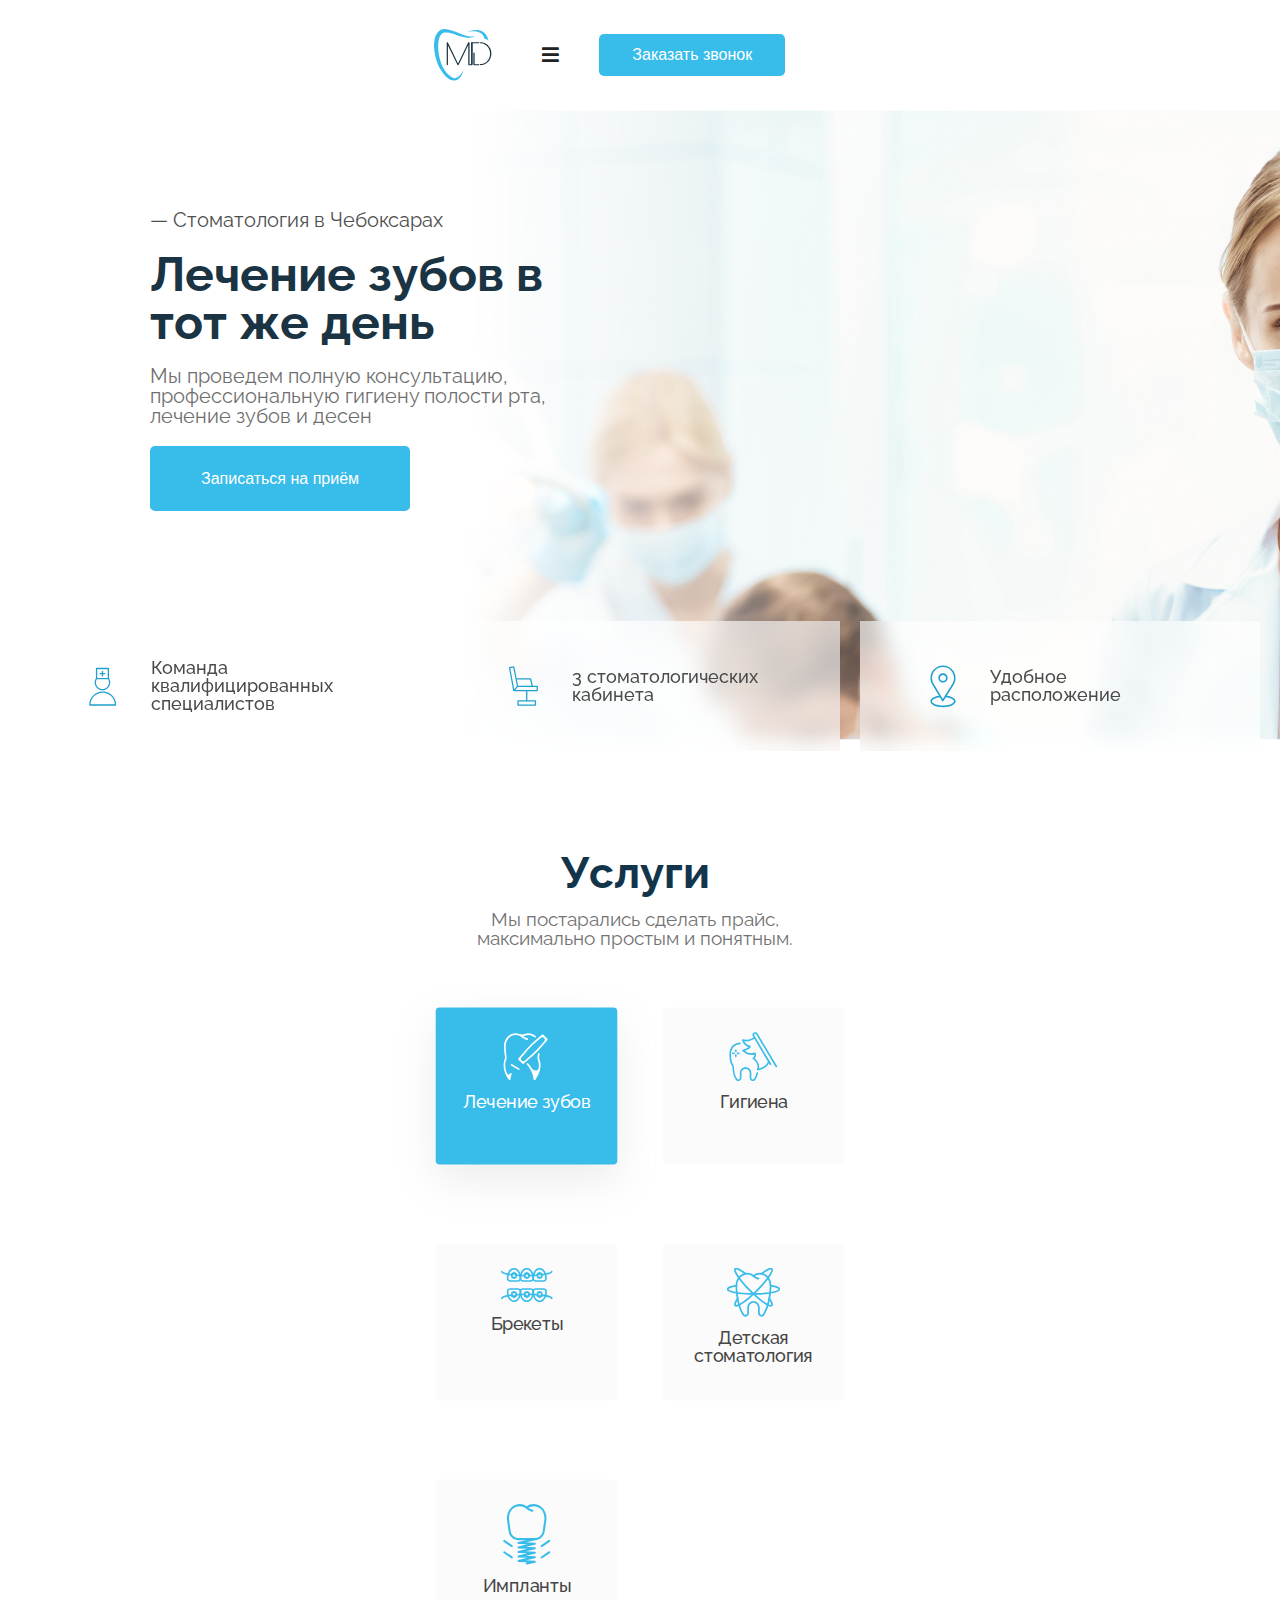
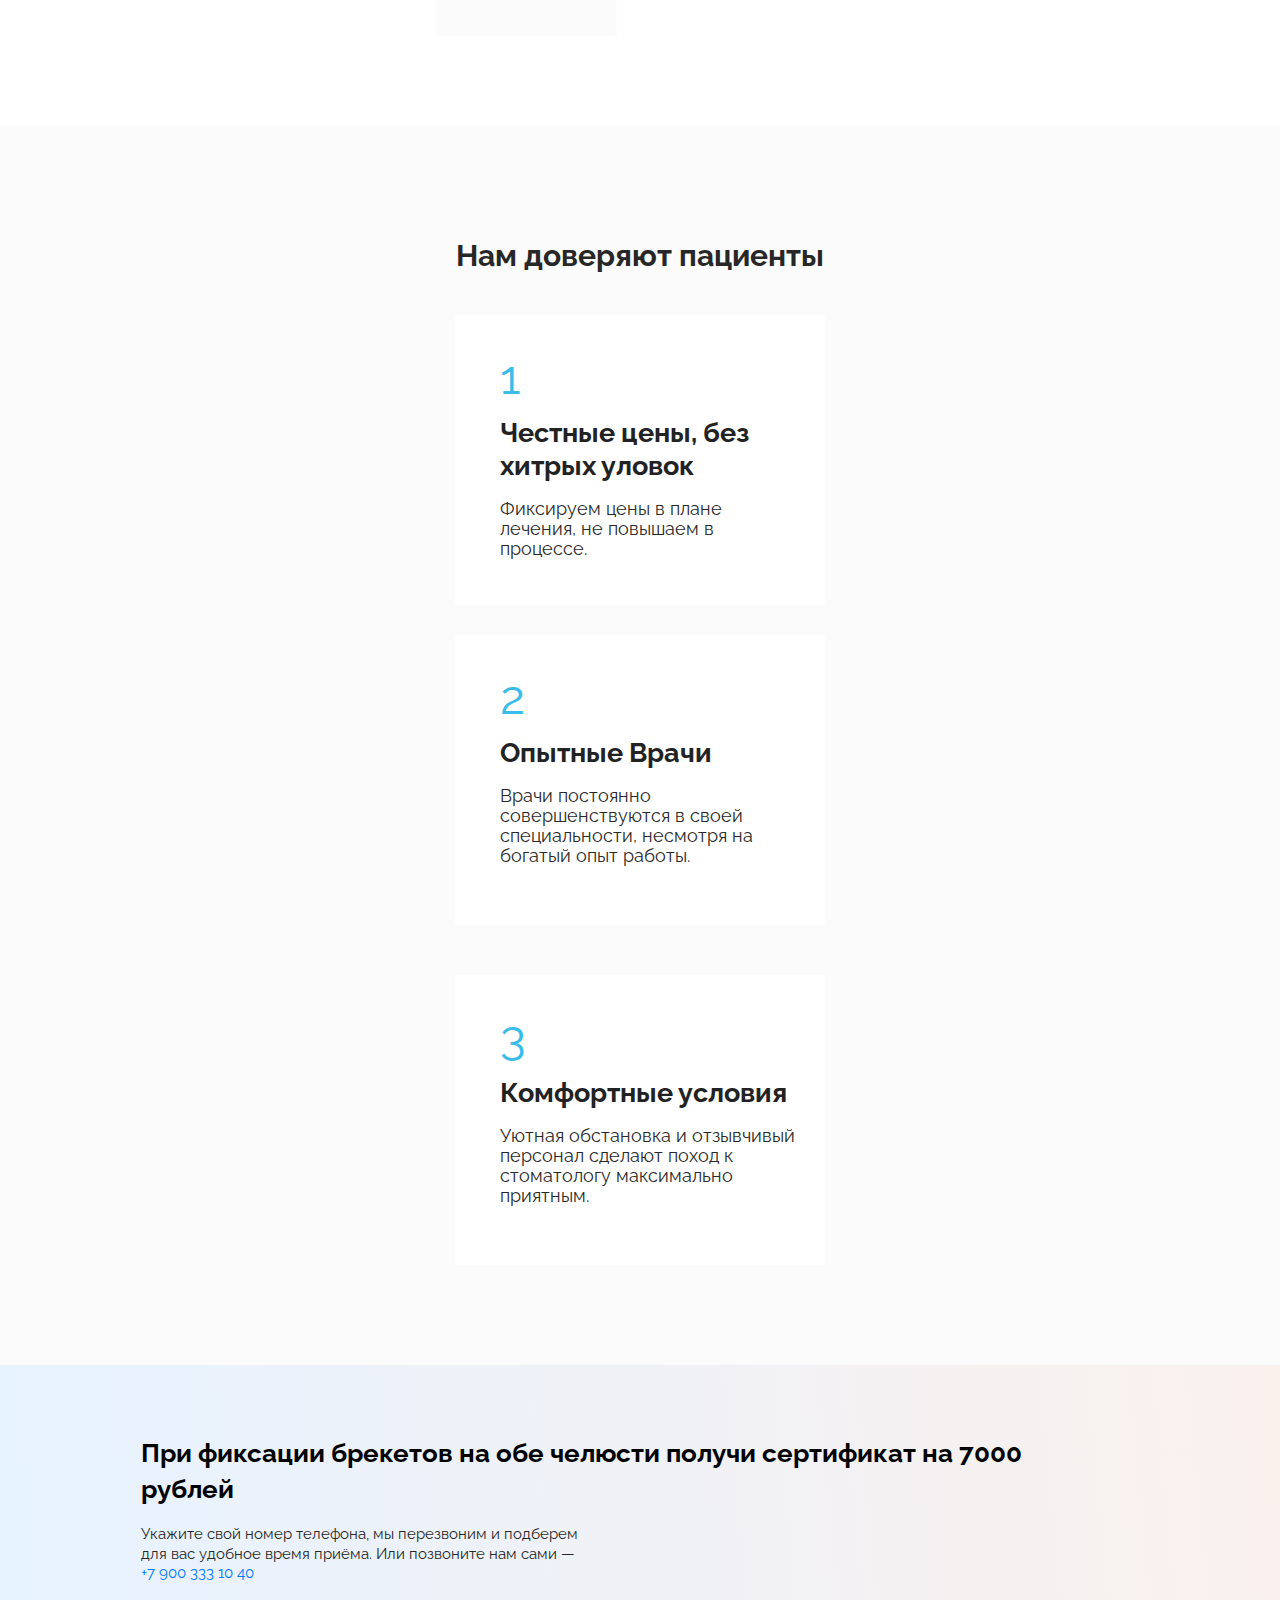
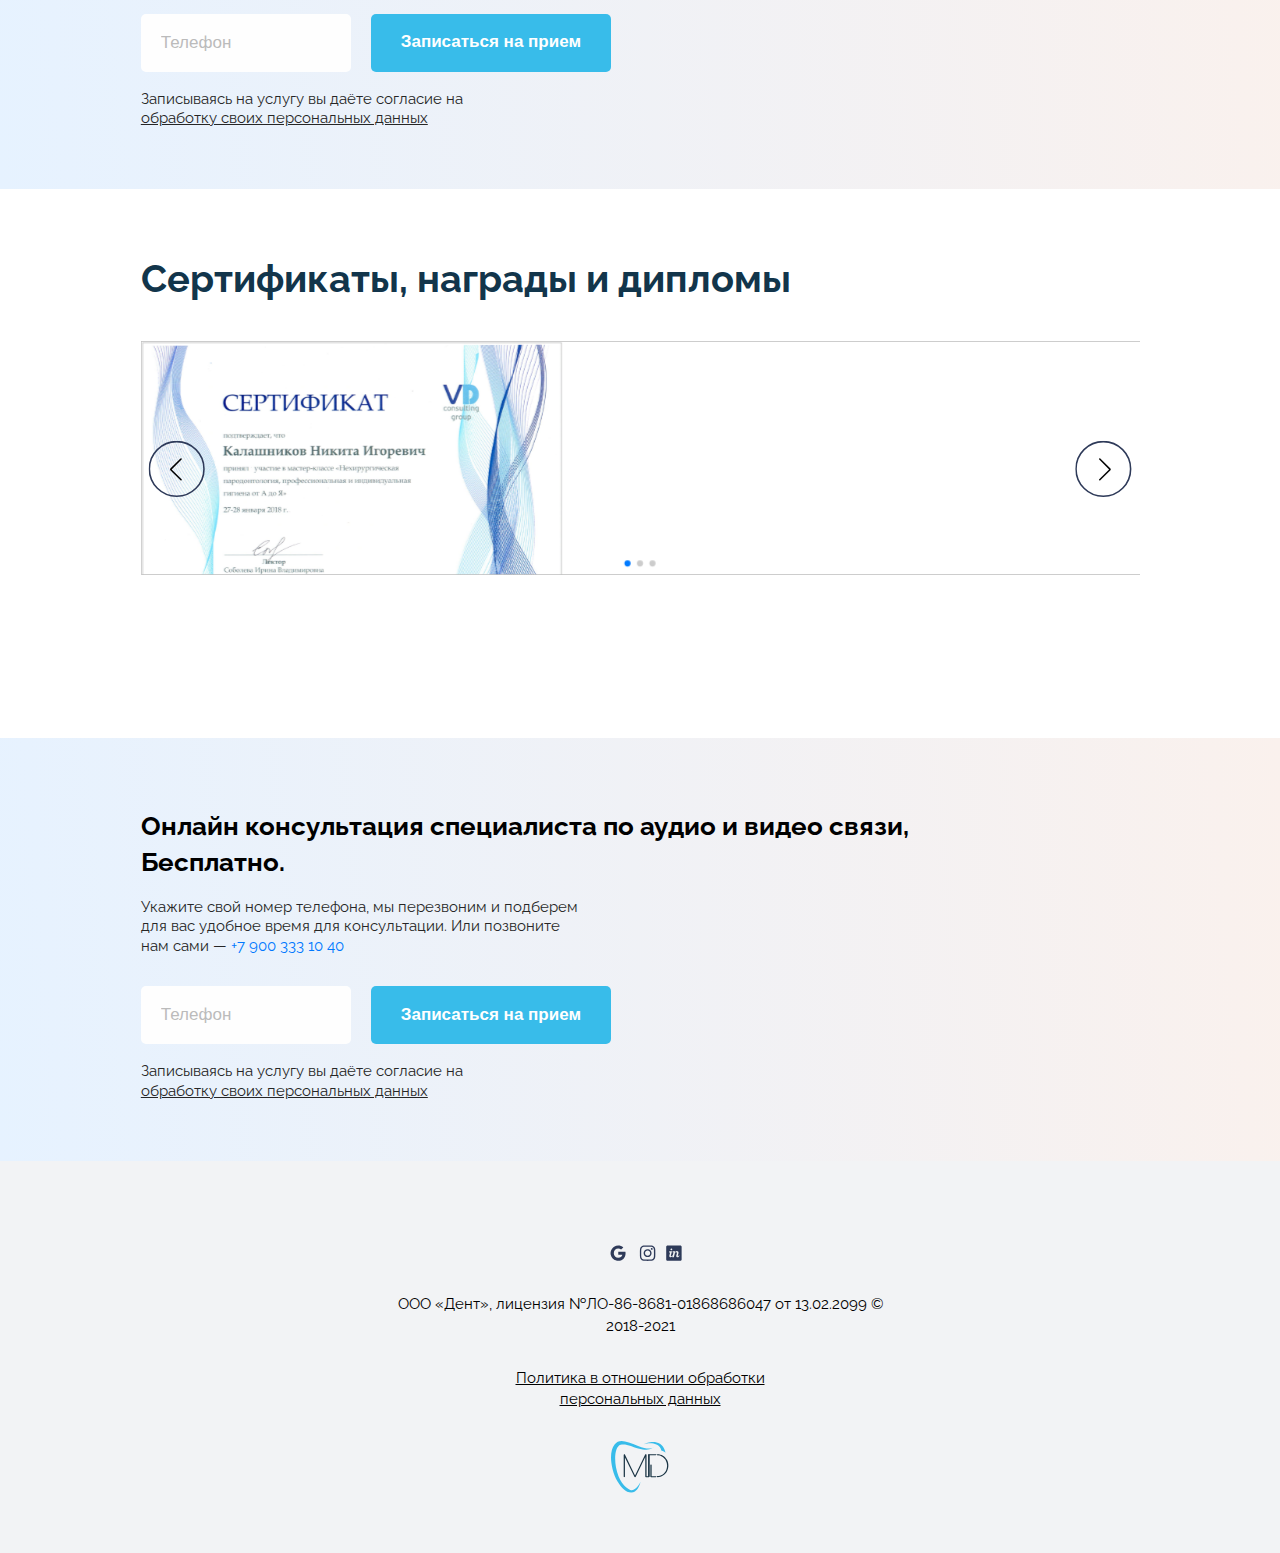
<file: index.html>
<!DOCTYPE html>
<html lang="ru">
<head>
    <meta charset="UTF-8">
    <meta http-equiv="X-UA-Compatible" content="IE=edge">
    <meta name="viewport" content="width=device-width, initial-scale=1.0">
    <title>Site Lesson</title>
    <link rel="stylesheet" href="https://use.fontawesome.com/releases/v5.8.1/css/all.css">
    <link rel="stylesheet" href="./static/css/reset.css">
    <link rel="stylesheet" href="./static/css/style.css">
    <link rel="preconnect" href="https://fonts.googleapis.com"> 
    <link rel="preconnect" href="https://fonts.gstatic.com" crossorigin> 
    <!-- Link Swiper's CSS -->
    <link
      rel="stylesheet"
      href="https://cdn.jsdelivr.net/npm/swiper/swiper-bundle.min.css"
    />
    <link href="https://fonts.googleapis.com/css2?family=Raleway:wght@100;200;300;400;500;600;700&display=swap" rel="stylesheet">
</head>
<body>
    
    <header class="header">
        <div class="header__inner">
            <div class="header__logo">
                <img src="./img/logo.svg" alt="">
            </div>
            <div class="header-nav">
                <nav class="nav">
                    <ul>
                        <li class="navlink"><a class="header-link-active" href="">О нас</a></li>
                        <li class="navlink"><a class="header-link" href="">Услуги</a></li>
                        <li class="navlink"><a class="header-link" href="">Специалисты</a></li>
                        <li class="navlink"><a class="header-link" href="">Пациентам</a></li>
                        <li class="navlink"><a class="header-link" href="">Контакты</a></li>
                    </ul>
                    <div class="header-address">
                        <div class="header-address-icon">
                            <img src="./img/address.svg" alt="">
                        </div>
                        <div class="header-address-text">
                            <p>Чебоксары, Энтузиастов 1А</p>
                        </div>
                    </div>
                    <div class="header-calendar">
                        <div class="header-calendar-icon">
                            <img src="./img/calendar.svg" alt="">
                        </div>
                        <div class="header-calendar-text">
                            <p>с 09:00 - 20:00 <span>пн-сб</span></p>
                        </div>
                    </div>
                    <div class="header-telephone">
                        <div class="header-telephone-icon">
                            <img src="./img/telephone.svg" alt="">
                        </div>
                        <div class="header-telephone-text">
                            <p>+7900 333 10 40</p>
                        </div>
                    </div>
                    <div class="header__card_soc">
                        <div class="header-soc-card">
                            <img src="./img/google.svg" alt="">
                        </div>
                        <div class="header-soc-card">
                            <img src="./img/instagram.svg" alt="">
                        </div>
                        <div class="header-soc-card">
                            <img src="./img/in.svg" alt="">
                        </div>
                    </div>
                </nav>
                <div class="burger">
                    <i class="fas fa-bars"></i>
                </div>
            </div>
            <div class="header-button">
                <div class="header-button-col">
                    <button>Заказать звонок</button>
                </div>
            </div>
        </div>
    </header>

    <section class="main">
        <div class="main-text">
            <div class="main-text-block">
                <div class="main-text-top-text">
                    <p>— Стоматология в Чебоксарах</p>
                </div>
                <div class="main-text-h2">
                    <h2>Лечение зубов в тот же день</h2>
                </div>
                <div class="main-text-descr">
                    <p>
                        Мы проведем полную консультацию, 
                        профессиональную гигиену полости рта, 
                        лечение зубов и десен
                    </p>
                </div>
                <div class="main-button-col">
                    <button>Записаться на приём</button>
                </div>
            </div>
        </div>
        <div class="main-block-card">
            <div class="main-cards">
                <div class="main-card">
                    <div class="main-icon-card">
                        <img src="./img/doctor.svg" alt="">
                    </div>
                    <div class="main-descr-card">
                        <p>Команда квалифицированных специалистов</p>
                    </div>
                </div>
                <div class="main-card">
                    <div class="main-icon-card">
                        <img src="./img/creslo.svg" alt="">
                    </div>
                    <div class="main-descr-card">
                        <p>3 стоматологических кабинета</p>
                    </div>
                </div>
                <div class="main-card">
                    <div class="main-icon-card">
                        <img src="./img/maps.svg" alt="">
                    </div>
                    <div class="main-descr-card">
                        <p>Удобное расположение</p>
                    </div>
                </div>
            </div>
        </div>
    </section>

    <section class="deal">
        <div class="deal-inner">
            <div class="deal-text-center">
                <div class="deal-text">
                    <div class="deal-text-h4">
                        <h4>Услуги</h4>
                    </div>
                    <div class="deal-text-descr">
                        <p>
                            Мы постарались сделать прайс, 
                            максимально простым и понятным. 
                        </p>
                    </div>
                </div>
            </div>
            <div class="deal-cards-inner">
                <div class="deal-cards">
                    <div class="deal-cardes">
                        <div class="deal-cardlink">
                            <div class="deal-card-img">
                                <img src="./img/card-one.svg" alt="">
                            </div>
                            <div class="deal-card-text">
                                <p class="deal-card-active-text">Лечение зубов</p>
                            </div>
                        </div>
                        <div class="deal-card">
                            <div class="deal-card-img">
                                <img src="./img/gigiens.svg" alt="">
                            </div>
                            <div class="deal-card-text">
                                <p>Гигиена</p>
                            </div>
                        </div>
                        <div class="deal-card">
                            <div class="deal-card-img">
                                <img src="./img/card-three.svg" alt="">
                            </div>
                            <div class="deal-card-text">
                                <p>Брекеты</p>
                            </div>
                        </div>
                        <div class="deal-card">
                            <div class="deal-card-img">
                                <img src="./img/card-four.svg" alt="">
                            </div>
                            <div class="deal-card-text">
                                <p>Детская <br>стоматология</p>
                            </div>
                        </div>
                        <div class="deal-card">
                            <div class="deal-card-img">
                                <img src="./img/card-five.svg" alt="">
                            </div>
                            <div class="deal-card-text">
                                <p>Импланты</p>
                            </div>
                        </div>
                    </div>
                    <div class="deal-cardesing">
                        <div class="deal-card">
                            <div class="deal-card-img">
                                <img src="./img/card-six.svg" alt="">
                            </div>
                            <div class="deal-card-text">
                                <p>Виниры</p>
                            </div>
                        </div>
                        <div class="deal-card">
                            <div class="deal-card-img">
                                <img src="./img/card-seven.svg" alt="">
                            </div>
                            <div class="deal-card-text">
                                <p>Коронки</p>
                            </div>
                        </div>
                        <div class="deal-card">
                            <div class="deal-card-img">
                                <img src="./img/card-eight.svg" alt="">
                            </div>
                            <div class="deal-card-text">
                                <p>Хирургия</p>
                            </div>
                        </div>
                    </div>
                </div>
            </div>
        </div>
    </section>

    <section class="reviews">
        <div class="reviews-block">
            <div class="reviews-text">
                <p>Нам доверяют пациенты</p>
            </div>
            <div class="reviews-cards">
                <div class="reviews-card">
                    <div class="reviews-card-text-number">
                        <p>1</p>
                    </div>
                    <div class="reviews-card-text-h4">
                        <h4>Честные цены, без хитрых уловок</h4>
                    </div>
                    <div class="reviews-card-text-descr">
                        <p>
                            Фиксируем цены в плане лечения, 
                            не повышаем в процессе. 
                        </p>
                    </div>
                </div>
                <div class="reviews-card">
                    <div class="reviews-card-text-number">
                        <p>2</p>
                    </div>
                    <div class="reviews-card-text-h4">
                        <h4>Опытные Врачи</h4>
                    </div>
                    <div class="reviews-card-text-descr">
                        <p>
                            Врачи постоянно совершенствуются 
                            в своей специальности, несмотря 
                            на богатый опыт работы.
                        </p>
                    </div>
                </div>
                <div class="reviews-card">
                    <div class="reviews-card-text-number">
                        <p>3</p>
                    </div>
                    <div class="reviews-card-text-h4">
                        <h4>Комфортные условия</h4>
                    </div>
                    <div class="reviews-card-text-descr">
                        <p>
                            Уютная обстановка и отзывчивый персонал сделают
                            поход к стоматологу максимально приятным. 
                        </p>
                    </div>
                </div>
            </div>
        </div>
    </section>

    <section class="sale">
        <div class="sale-block">
            <div class="sale-text">
                <div class="sale-text-h3">
                    <h3>При фиксации брекетов на обе челюсти получи сертификат на 7000 рублей</h3>
                </div>
                <div class="sale-text-p">
                    <p>
                        Укажите cвой номер телефона, мы перезвоним и подберем для вас удобное время приёма.
                        Или позвоните нам сами — <span>+7 900 333 10 40</span>
                    </p>
                </div>
                <div class="sale-text-input">
                    <input type="text" placeholder="Телефон"><button>Записаться на прием</button>
                </div>
                <div class="sale-text-descr">
                    <p>Записываясь на услугу вы даёте согласие на <span>обработку своих персональных данных</span></p>
                </div>
            </div>
            <div class="sale-image">
                <img src="./img/sale-woman.png" alt="">
            </div>
        </div>
    </section>

    <section class="slider-wrapper">
        <div class="slider-wrapper-text">
            <p>Сертификаты, награды и дипломы</p>
        </div>
        <div class="swiper mySwiper">
          <div class="swiper-wrapper">
            <div class="swiper-slide"></div>
            <div class="swiper-slide"></div>
            <div class="swiper-slide"></div>
            <div class="swiper-slide"></div>
            <div class="swiper-slide"></div>
            <div class="swiper-slide"></div>
            <div class="swiper-slide"></div>
            <div class="swiper-slide"></div>
            <div class="swiper-slide"></div>
          </div>
          <div class="swiper-button-next"></div>
          <div class="swiper-button-prev"></div>
          <div class="swiper-pagination"></div>
        </div>
    </section>

    <section class="salen">
        <div class="saler-block">
            <div class="sale-text">
                <div class="sale-text-h3">
                    <h3>Онлайн консультация специалиста по аудио и видео связи, Бесплатно.</h3>
                </div>
                <div class="sale-text-p">
                    <p>
                        Укажите свой номер телефона, мы перезвоним и подберем для вас удобное время для консультации.
                        Или позвоните нам сами — <span>+7 900 333 10 40</span>
                    </p>
                </div>
                <div class="sale-text-input">
                    <input type="text" placeholder="Телефон"><button>Записаться на прием</button>
                </div>
                <div class="sale-text-descr">
                    <p>Записываясь на услугу вы даёте согласие на <span>обработку своих персональных данных</span></p>
                </div>
            </div>
            <div class="sale-image">
                <img src="./img/sale-womaner.png" alt="">
            </div>
        </div>
    </section>

    <footer>
        <div class="footer-inner">
            <div class="footer-soc">
                <div class="header__card_soc">
                    <div class="header-soc-card">
                        <img src="./img/google.svg" alt="">
                    </div>
                    <div class="header-soc-card">
                        <img src="./img/instagram.svg" alt="">
                    </div>
                    <div class="header-soc-card">
                        <img src="./img/in.svg" alt="">
                    </div>
                </div>
            </div>
            <div class="footer-text">
                <p>
                    ООО «Дент», лицензия №ЛО-86-8681-01868686047 от 13.02.2099
                    © 2018-2021
                </p>
            </div>
            <div class="footer-text-descr">
                <p>
                    Политика в отношении обработки персональных данных
                </p>
            </div>
            <div class="footer-logo">
                <img src="./img/logo.svg" alt="">
            </div>
        </div>
    </footer>

    <!-- Swiper JS -->
    <script src="https://cdn.jsdelivr.net/npm/swiper/swiper-bundle.min.js"></script>

    <!-- Initialize Swiper -->
    <script>
      var swiper = new Swiper(".mySwiper", {
        slidesPerView: 3,
        spaceBetween: 30,
        slidesPerGroup: 3,
        loop: true,
        loopFillGroupWithBlank: true,
        pagination: {
          el: ".swiper-pagination",
          clickable: true,
        },
        autoplay: {
            delay: 2300,
        },
        navigation: {
          nextEl: ".swiper-button-next",
          prevEl: ".swiper-button-prev",
        },
      });
    </script>

    <script>
// Selection of HTML objects
const burger = document.querySelector('.burger i');
const naver = document.querySelector('.nav');

// Defining a function
function toggleNav() {
    burger.classList.toggle('fa-bars');
    burger.classList.toggle('fa-times');
    naver.classList.toggle('nav-active');
}

// Calling the function after click event occurs
burger.addEventListener('click', function() {
    toggleNav();
});
    </script>

</body>
</html>
</file>
<file: static/css/style.css>
body {
    font-family: 'Raleway', sans-serif;
    transition-duration: .4s;
}

*,
*::after,
*::before {
    box-sizing: border-box;
    padding: 0;
    margin: 0;
}

header {
    width: 100%;
    height: 110px;
    background: #ffffff;
    display: flex;
    justify-content: center;
}

a {
    text-decoration: none;
}

li {
    list-style-type: none;
    margin-left: 30px;
}

li:nth-child(1) {
    margin-left: 0;
}

.header-link-active {
    font-weight: 400;
    font-size: 15px;
    color: #01678A;
}

.header-link {
    font-weight: 400;
    font-size: 15px;
    color: #AAAAAA;
}

.header__logo {
    margin-left: -150px;
}

ul {
    display: flex;
}

.header__inner {
    display: flex;
    justify-content: center;
    align-items: center;
    margin-left: 7%;
}

.header__card_soc {
    display: flex;
    margin-left: 30px;
}

.header-nav {
    margin-left: 50px;
}

.header-soc-card {
    margin-left: 10px;
}

.header-soc-card:nth-child(1) {
    margin-top: -2px;
}

.header-address {
    display: flex;
    margin-left: 25px;
}

.header-address-text {
    width: 120px;
    margin-left: 7px;
}

.header-address-text p {
    font-size: 15px;
    display: flex;
    align-items: center;
    color: #474747;    
}

.header-calendar {
    display: flex;
    margin-left: 25px;
}

.header-calendar-text {
    margin-left: 15px;
    margin-top: 5px;
}

.header-calendar-text p span {
    opacity: 0.6;
}

.header-telephone {
    display: flex;
    margin-left: 25px;
}

.header-telephone-text p {
    font-weight: 600;
    font-size: 18px;
    color: #3C3C3C;
    margin-left: 15px;
}

.header-button {
    margin-left: 40px;
}

.header-button-col button {
    width: 185.68px;
    height: 41.2px;
    background: #38BCEA;
    border-radius: 3px;
    border: none;
    color: #fff;
    border-radius: 5px;
}

.main {
    width: 100%;
    height: 100%;
    background: url(../../img/font.jpg);
    background-repeat: no-repeat;
    background-size: auto;
}

.main-text-block {
    padding-top: 100px;
    padding-left: 150px;
}

.main-button-col button {
    margin-top: 20px;
}

.main-button-col button {
    width: 260px;
    height: 65px;
    background: #38BCEA;
    border-radius: 3px;
    border: none;
    color: #fff;
    border-radius: 5px;
}

.main-text-top-text p {
    font-weight: 400;
    font-size: 20px;
    color: #4E4E4E;
}

.main-text-h2 {
    width: 400px;
    margin-top: 20px;
    margin-bottom: 20px;
}

.main-text-h2 h2 {
    font-weight: 700;
    font-size: 48px;
    color: #1A3444;    
}

.main-text-descr {
    width: 400px;
}

.main-text-descr p {
    font-weight: 400;
    font-size: 20px;
    color: #6F6F6F;
}

.main-cards {
    display: flex;
}

.main-card {
    display: flex;
    width: 400px;
    height: 130px;
    background: rgba(255, 255, 255, 0.606);
    backdrop-filter: blur(9.5px);
    margin-left: 20px;
}

.main-card:nth-child(1) {
    margin-left: 0px;
}

.main-block-card {
    display: flex;
    justify-content: center;
    margin-top: 110px;
    align-items: center;
}

.main-icon-card {
    margin: auto;
}

.main-descr-card {
    width: 200px;
    margin: auto;
    margin-left: -35px;
}

.main-descr-card p {
    font-weight: 500;
    font-size: 18px;
    display: flex;
    color: #4B4B4B;
}

.deal-text {
    padding-top: 100px;
    padding-left: 150px;
}

.deal-text-h4 {
    margin-bottom: 15px;
}

.deal-text-h4 h4 {
    font-weight: 700;
    font-size: 44px;
    color: #12354B;  
}

.deal-text-descr {
    width: 400px;
}

.deal-text-descr p {
    font-weight: 400;
    font-size: 19px;
    color: #737373;
}

.deal-card {
    width: 287px;
    height: 236px;
    background: #FBFBFB;
    border-radius: 5px;
    align-items: center;
    text-align: center;
    padding-top: 60px;
    text-align: center;
    margin-top: 40px;
    transform: scale(0.8);
}

.deal-cardlink {
    width: 290px;
    height: 236px;
    border-radius: 5px;
    align-items: center;
    text-align: center;
    padding-top: 60px;
    text-align: center;
    margin-top: 40px;
    transform: scale(0.8);
    background: #38BCEA;
    color: #fff !important;
    box-shadow: 0px 20px 50px rgba(165, 165, 165, 0.2);
}

.deal-card-active-text {
    color: #fff !important;
}

.deal-card:nth-child(6) {
    position: relative;
    left: 100%;
}

.deal-card:nth-child(7) {
    position: relative;
    left: 100%;
}

.deal-card:nth-child(8) {
    position: relative;
    left: 100%;
}

.deal-card-img {
    margin-bottom: 15px;
}

.deal-card-text {
    margin: auto;
    align-items: center;

}

.deal-card-text p {
    font-weight: 500;
    font-size: 22px;
    color: #454545; 
}

.deal-cardes {
    width: 100%;
    display: flex;
    margin: auto !important;
    text-align: center !important;
}

.deal-cards {
    display: block;
    text-align: center;
    margin: auto;
}

.deal-cardesing {
    display: flex;
    justify-content: center;
    margin-top: -35px;
}

.deal-cards-inner {
    display: flex;
    justify-content: center;
}





.nav {
    display: flex;
    justify-content: space-around;
    margin-left: -10px;
    margin-top: 8px;
}

.navlink {
    list-style: none;
    margin: 0;
}

.navlink a {
    font-weight: 400;
    font-size: 15px;
    line-height: 18px;
    white-space: pre;
    color: #AAAAAA;
    margin-left: 20px;
}

.burger {
    font-size: 1.2em;
    display: none;
}

@media screen and (max-width: 1490px) {
    .burger {
        display: block;
    }
    .nav {
        margin: 0;
        background: #343434;
        width: 50%;
        flex-direction: column;
        justify-content: space-around;
        padding: 0;
        transition: all 400ms;
        display: none;
        padding-right: 20px;
    }

    ul {
        display: block !important;
    }

    li {
        margin-top: 20px !important;
    }

    li a {
        font-weight: 800;
        font-size: 18px !important;
        line-height: 32px;
        text-align: center;
        color: #454545 !important;
    }

    .navlink {
        text-align: center;
    }

    .nav-active {
        left: 0;
        top: 110px;
        width: 300px;
        height: 100%;
        z-index: 1000;
        display: block !important;
        background: #ffffff;
        position: absolute;
        padding-top: 24px;
        box-shadow: 0px 20px 50px rgba(165, 165, 165, 0.2);
    }

    .header__card_soc {
        display: flex;
        justify-content: center;
        margin: auto !important;
        margin-top: 23px !important;
    }

    .header-address {
        margin-top: 40px;
        display: flex;
        margin-right: 0px;
        justify-content: center;
    }

    .header-calendar {
        margin-top: 20px;
        display: flex;
        margin-right: 20px;
        justify-content: center;
    }

    .header-telephone {
        margin-top: 20px;
        display: flex;
        margin-right: 20px;
        justify-content: center;
    }
}

@media screen and (max-width: 1410px) {
    .deal-card {
        width: 227px;
        height: 196px;
        background: #FBFBFB;
        border-radius: 5px;
        align-items: center;
        text-align: center;
        padding-top: 30px;
        
        margin-top: 40px;
        transform: scale(0.8);
    }

    .deal-text-center {
        display: flex;
        justify-content: center;
        transform: translateX(-80px);
        text-align: center;
    }
    
    .deal-cardlink {
        width: 227px !important;
        height: 196px !important;
        border-radius: 5px;
        align-items: center;
        text-align: center;
        padding-top: 30px;
        text-align: center;
        margin-top: 40px;
        transform: scale(0.8);
        background: #38BCEA;
        color: #fff !important;
        box-shadow: 0px 20px 50px rgba(165, 165, 165, 0.2);
    }
    .deal-cardesing {
        display: none;
    }
}

@media screen and (max-width: 1410px) {
    .deal-cardes {
        display: grid !important;
        grid-template-columns: auto auto;
    }
}

@media screen and (max-width: 1100px) {
    .main-text {
        display: flex !important;
        justify-content: center !important;
    }
    .main-text-block {
        transform: scale(0.9);
        margin-left: -240px;
    }
    .main-card:nth-child(1) {
        display: none;
    }
    .main-card:nth-child(3) {
        display: none;
    }
}

.reviews {
    width: 100%;
    height: 100%;
    background: #FBFBFB;
    margin-top: 70px;
    padding-top: 100px;
    padding-left: 80px;
    padding-bottom: 100px;
}

.reviews-text p {
    margin-left: 83px;
    font-weight: 700;
    font-size: 40px;
    line-height: 59px;
    color: #272727;
}

.reviews-cards {
    display: grid;
    grid-template-columns: auto auto auto;
    justify-content: center;
    margin-top: 60px;
}
    
.reviews-card {
    width: 450px;
    height: 290px;
    background: #FFFFFF;
    border-radius: 4px;
    padding-top: 33px;
    padding-left: 45px;
    margin-left: 40px;
}

.reviews-card:nth-child(1) {
    margin-left: 0px;
}

.reviews-card-text-number p {
    font-weight: 400;
    font-size: 48px;
    line-height: 58px;
    color: #38BCEA;
    margin-bottom: 10px;
}

.reviews-card-text-h4 h4 {
    width: 300px;
    margin-bottom: 17px;
}

.reviews-card-text-h4 h4 {
    font-weight: 700;
    font-size: 27px;
    line-height: 33px;
    color: #222222;    
}

.reviews-card-text-descr {
        width: 300px;    
}

.reviews-card-text-descr p {
    font-weight: 400;
    font-size: 18px;
    line-height: 20px;
    color: #292929;    
}

@media screen and (max-width: 1520px) {
    .reviews-cards {
        display: grid;
        grid-template-columns: auto auto !important;
        margin-top: 60px;
    } 
    .reviews-card {
        width: 370px !important;
    }
    .reviews-card:nth-child(3) {
        margin-left: 0;
        margin-top: 50px;
    }
}

@media screen and (max-width: 1330px) {
    .reviews-text p {
        display: 100%;
        margin: auto;
        font-weight: 700;
        font-size: 30px;
        text-align: center;
    }
    .reviews {
        display: flex;
        justify-content: center;
        padding-left: 0 !important;
    }
    .reviews-cards {
        width: 100%;
        display: block;
        margin: auto;
    } 
    .reviews-card {
        width: 430px;
        transform: scale(1.0);
        margin-top: 30px;
    }
    .reviews-card:nth-child(2) {
        margin-left: 0;
    }
}

.sale-block {
    display: flex;
    width: 100%;
    height: 100%;
    padding-top: 70px;
    padding-left: 11%;
    padding-right: 60px;
    background: linear-gradient(84.27deg, #E6F2FF 0%, #FAF1ED 100%);
}

.sale-image img {
    width: 600px;
    margin-top: -200px;
}

.sale-text-h3 {
    max-width: 900px;
    margin-bottom: 18px;
}

.sale-text-h3 h3 {
    font-weight: 700;
    font-size: 40px;
    line-height: 50px;
    color: #000000;    
}

.sale-text-p {
    width: 440px;
    margin-bottom: 30px;
}

.sale-text-p p {
    font-weight: 400;
    font-size: 19px;
    line-height: 130.49%;
    color: #262626;    
}

.sale-text-p p span {
    color: #0079FF;    
}

.sale-text-input {
    display: flex;
}

.sale-text-input input {
    width: 210px;
    height: 58px;
    background: #FEFEFE;
    border-radius: 5px;
    border: none;
    padding-left: 20px;
}

.sale-text-input input::placeholder {
    font-size: 17px;
    line-height: 130.49%;
    display: flex;
    color: #BBBBBB;    
}

.sale-text-input button {
    width: 240px;
    height: 58px;
    margin-left: 20px;
    background: #38BCEA;
    border-radius: 5px;
    font-weight: 600;
    font-size: 17px;
    line-height: 130.49%;
    display: flex;
    align-items: center;
    text-align: center;
    padding-left: 30px;
    color: #FFFFFF;
    border: none;
}

.sale-text-descr {
    width: 370px;
    margin-top: 18px;
}

.sale-text-descr p {
    font-weight: 400;
    font-size: 15px;
    line-height: 130.49%;
    color: #4E4E4E;    
}

.sale-text-descr p span {
    text-decoration: underline; 
}

@media screen and (max-width: 1530px) {
    .sale-text-h3 h3 {
        font-weight: 700;
        font-size: 26px;
        line-height: 36px;
        color: #000000;    
    }

    .sale-text-p p {
        font-weight: 400;
        font-size: 15px;
        line-height: 130.49%;
        color: #262626;    
    }

    .sale-text-descr p {
        font-weight: 400;
        font-size: 15px !important;
        line-height: 130.49%;
        color: #262626;    
    }

    .sale-image {
        display: none;
    }
    .sale-block {
        padding-bottom: 60px;
    }
}

@media screen and (max-width: 830px) {
    .sale-text-input {
        display: block;
    }
    .sale-text-input button {
        margin-left: 0px;
        margin-top: 15px;
    }
}

.swiper {
  width: 100%;
  height: 100%;
  justify-content: center;
  transform: scale(0.78);
}

.swiper-slide {
  height: 300px !important;
  text-align: center;
  background: url(../../img/sertiftcat.png);
  background-size: auto;
  background-repeat: no-repeat;
  border: 1px solid #BFBFBF;
  font-size: 18px;
  display: flex;
  justify-content: center;
  align-items: center;
}

.swiper-button-next {
    width: 56px;
    height: 56px;
    border: 2px solid #2E3A59;
    border-radius: 50px;
    padding: 34px;
}

.swiper-button-prev {
    width: 56px;
    height: 56px;
    border: 2px solid #2E3A59;
    border-radius: 50px;
    padding: 34px;
}

.swiper-button-next::after {
    font-size: 30px !important;
    color: #000 !important;
    margin-left: 3px !important;
}

.swiper-button-prev::after {
    font-size: 30px !important;
    color: #000 !important;
    margin-left: -3px !important;
}

.slider-wrapper {
    margin-top: 60px;
}

.slider-wrapper-text p {
    font-weight: 700;
    font-size: 38px;
    line-height: 59px;
    margin-left: 11%;
    color: #12354B;    
}

.saler-block {
    display: flex;
    width: 100%;
    height: 100%;
    padding-top: 70px;
    padding-left: 11%;
    padding-right: 60px;
    padding-bottom: 60px;
    margin-top: 130px;
    background: linear-gradient(84.27deg, #E6F2FF 0%, #FAF1ED 100%);
}

footer {
    width: 100%;
    height: 100%;
    background: #F2F3F5;
    padding-left: 11%;
    padding-right: 11%;
    align-items: center;
    padding-top: 60px;
    padding-bottom: 60px;
}

.footer-inner {
    display: flex;
    align-items: center;
}

.footer-text {
    width: 500px;
    margin: auto;
    text-align: center;
    justify-content: center;
}

.footer-text p {
    font-weight: 400;
    font-size: 15px;
    line-height: 145.49%;
    color: #000000;
}

.footer-text-descr {
    width: 300px;
    margin: auto;
    text-align: center;
    justify-content: center;
}

.footer-text-descr p {
    font-weight: 400;
    font-size: 15px;
    line-height: 145.49%;
    color: #000000;
    text-decoration: underline;
}

@media screen and (max-width: 1300px) {
    .footer-inner {
        display: block;
        align-items: center;
    }

    .footer-soc {
        margin-top: 10px;
        margin-bottom: 30px;
    }

    .footer-text-descr {
        margin-top: 30px;
        margin-bottom: 30px;
    }

    .footer-logo {
        display: flex;
        margin: auto;
        justify-content: center;
    }
}

@media screen and (max-width: 1300px){
    .swiper-slide {
        width: 101.5% !important;
    }
}
</file>
